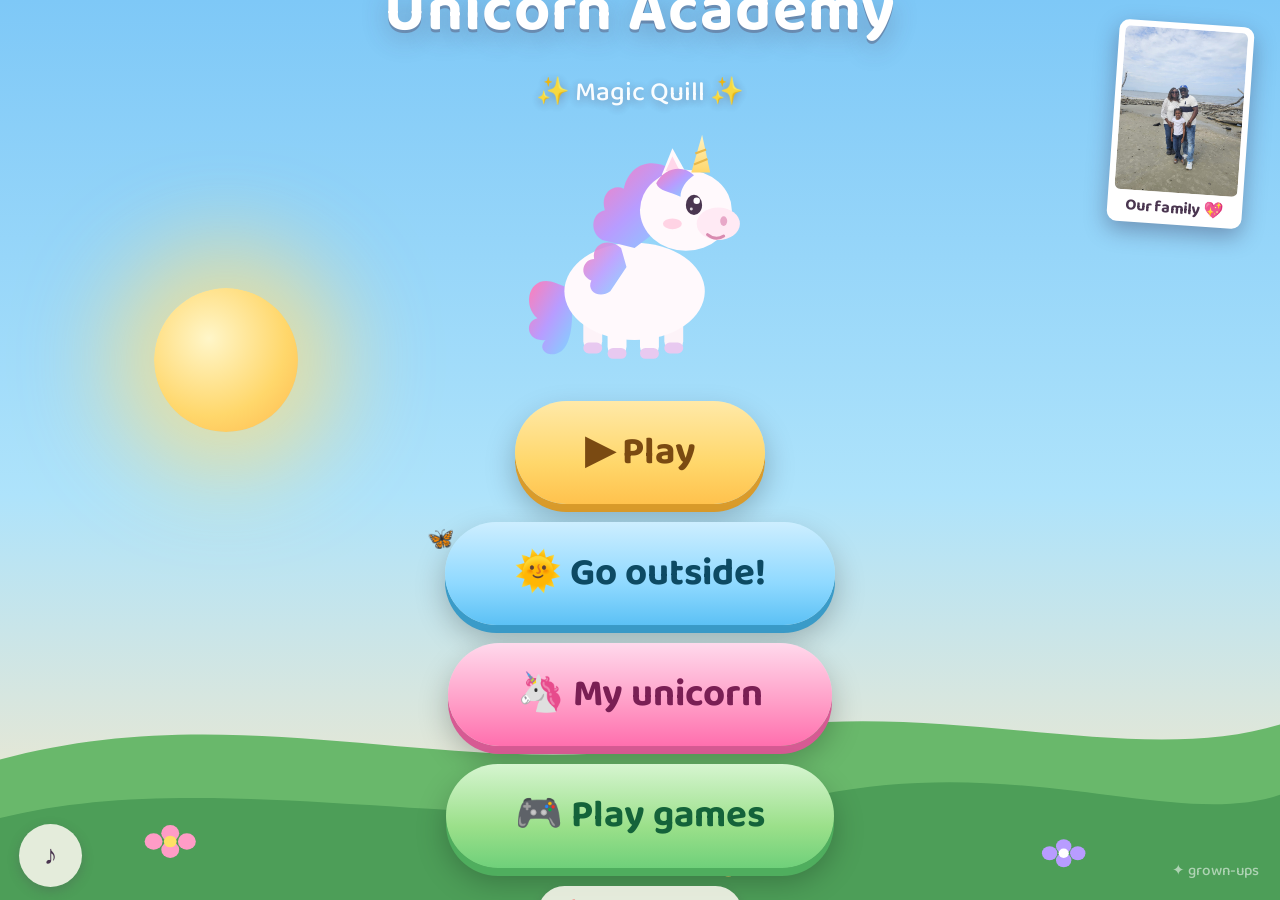
<file: prototype/index.html>
<!DOCTYPE html>
<html lang="en">
<head>
  <meta charset="UTF-8">
  <meta name="viewport" content="width=device-width, initial-scale=1.0, maximum-scale=1.0, user-scalable=no, viewport-fit=cover">
  <title>Unicorn Academy: Magic Quill</title>

  <!-- PWA: add to home screen → full-screen app -->
  <link rel="manifest" href="manifest.webmanifest">
  <meta name="theme-color" content="#322a63">
  <meta name="mobile-web-app-capable" content="yes">
  <meta name="apple-mobile-web-app-capable" content="yes">
  <meta name="apple-mobile-web-app-status-bar-style" content="black-translucent">
  <link rel="apple-touch-icon" href="apple-touch-icon.png">
  <link rel="icon" href="icon.svg" type="image/svg+xml">

  <link rel="stylesheet" href="css/fonts.css">

  <link rel="stylesheet" href="css/game.css">
  <link rel="stylesheet" href="css/nursery.css">
  <link rel="stylesheet" href="css/arcade.css">
  <link rel="stylesheet" href="css/living.css">
</head>
<body class="sky-day">

  <!-- sky stack (crossfaded by body class) -->
  <div class="sky-layer night"></div>
  <div class="sky-layer dawn1"></div>
  <div class="sky-layer dawn2"></div>
  <div class="sky-layer day"></div>

  <!-- stars -->
  <div id="stars">
    <i style="top:8%;left:12%"></i><i style="top:15%;left:28%"></i><i style="top:6%;left:43%"></i>
    <i style="top:18%;left:57%"></i><i style="top:9%;left:70%"></i><i style="top:14%;left:84%"></i>
    <i style="top:26%;left:7%"></i><i style="top:31%;left:22%"></i><i style="top:24%;left:38%"></i>
    <i style="top:33%;left:50%"></i><i style="top:27%;left:64%"></i><i style="top:35%;left:78%"></i>
    <i style="top:22%;left:92%"></i><i style="top:42%;left:15%"></i><i style="top:45%;left:33%"></i>
    <i style="top:40%;left:60%"></i><i style="top:47%;left:74%"></i><i style="top:44%;left:88%"></i>
    <i style="top:4%;left:60%"></i><i style="top:12%;left:95%"></i><i style="top:38%;left:45%"></i>
    <i style="top:5%;left:25%"></i><i style="top:20%;left:3%"></i><i style="top:30%;left:97%"></i>
  </div>

  <!-- the sun rises as she writes -->
  <div id="sun"></div>

  <!-- the moon rises for the MOON quest -->
  <div id="moon"></div>

  <!-- rain falls for the RAIN quest (drops revealed level by level) -->
  <div id="rain" aria-hidden="true">
    <i style="left:6%;animation-delay:0s"></i><i style="left:14%;animation-delay:.4s"></i>
    <i style="left:22%;animation-delay:.15s"></i><i style="left:30%;animation-delay:.55s"></i>
    <i style="left:38%;animation-delay:.25s"></i><i style="left:46%;animation-delay:.65s"></i>
    <i style="left:54%;animation-delay:.1s"></i><i style="left:62%;animation-delay:.5s"></i>
    <i style="left:70%;animation-delay:.3s"></i><i style="left:78%;animation-delay:.7s"></i>
    <i style="left:86%;animation-delay:.2s"></i><i style="left:94%;animation-delay:.6s"></i>
    <i style="left:10%;animation-delay:.8s"></i><i style="left:42%;animation-delay:.9s"></i>
    <i style="left:66%;animation-delay:.75s"></i><i style="left:90%;animation-delay:.85s"></i>
  </div>

  <!-- rainbow payoff for the RAIN quest -->
  <svg id="rainbow" viewBox="0 0 200 100" aria-hidden="true">
    <path d="M 10 100 A 90 90 0 0 1 190 100" fill="none" stroke="#ff7eb6" stroke-width="7"/>
    <path d="M 17 100 A 83 83 0 0 1 183 100" fill="none" stroke="#ffb86b" stroke-width="7"/>
    <path d="M 24 100 A 76 76 0 0 1 176 100" fill="none" stroke="#ffe66b" stroke-width="7"/>
    <path d="M 31 100 A 69 69 0 0 1 169 100" fill="none" stroke="#7ee8a2" stroke-width="7"/>
    <path d="M 38 100 A 62 62 0 0 1 162 100" fill="none" stroke="#8ab6ff" stroke-width="7"/>
  </svg>

  <!-- meadow -->
  <svg id="meadow" viewBox="0 0 1000 200" preserveAspectRatio="none" aria-hidden="true">
    <path d="M0,80 C 200,20 380,110 560,60 C 720,20 880,90 1000,50 L 1000,200 L 0,200 Z" fill="#69b86b"/>
    <path d="M0,130 C 180,80 420,160 640,110 C 800,75 920,140 1000,110 L 1000,200 L 0,200 Z" fill="#4d9e58"/>
    <!-- flowers -->
    <g fill="#ff9cc6">
      <circle cx="120" cy="150" r="7"/><circle cx="133" cy="143" r="7"/><circle cx="146" cy="150" r="7"/>
      <circle cx="133" cy="157" r="7"/><circle cx="133" cy="150" r="5" fill="#ffe066"/>
    </g>
    <g fill="#b89cff">
      <circle cx="820" cy="160" r="6"/><circle cx="831" cy="154" r="6"/><circle cx="842" cy="160" r="6"/>
      <circle cx="831" cy="166" r="6"/><circle cx="831" cy="160" r="4" fill="#fff"/>
    </g>
    <g fill="#ffe066">
      <circle cx="560" cy="170" r="5"/><circle cx="569" cy="165" r="5"/><circle cx="578" cy="170" r="5"/>
      <circle cx="569" cy="175" r="5"/><circle cx="569" cy="170" r="3.4" fill="#ff9cc6"/>
    </g>
    <!-- bloomers: hidden flower patches that GROW reveals one per letter -->
    <g class="bloomer b1" fill="#ff8fb8">
      <circle cx="250" cy="148" r="8"/><circle cx="264" cy="140" r="8"/><circle cx="278" cy="148" r="8"/>
      <circle cx="264" cy="156" r="8"/><circle cx="264" cy="148" r="5.5" fill="#fff3c4"/>
    </g>
    <g class="bloomer b2" fill="#9be0ff">
      <circle cx="430" cy="140" r="7"/><circle cx="442" cy="133" r="7"/><circle cx="454" cy="140" r="7"/>
      <circle cx="442" cy="147" r="7"/><circle cx="442" cy="140" r="4.8" fill="#ffe066"/>
    </g>
    <g class="bloomer b3" fill="#ffd76b">
      <circle cx="680" cy="155" r="8"/><circle cx="694" cy="147" r="8"/><circle cx="708" cy="155" r="8"/>
      <circle cx="694" cy="163" r="8"/><circle cx="694" cy="155" r="5.5" fill="#ff8fb8"/>
    </g>
    <g class="bloomer b4" fill="#cdaaff">
      <circle cx="900" cy="142" r="7"/><circle cx="912" cy="135" r="7"/><circle cx="924" cy="142" r="7"/>
      <circle cx="912" cy="149" r="7"/><circle cx="912" cy="142" r="4.8" fill="#fff"/>
    </g>
  </svg>

  <!-- ===== screens ===== -->
  <section id="screen-title" class="screen active">
    <figure class="family-frame" id="title-family">
      <img src="img/family.jpg" alt="Emma-Grace and her family at the beach" loading="lazy">
      <figcaption>Our family 💖</figcaption>
    </figure>
    <h1 id="title-heading">Unicorn Academy</h1>
    <p class="subtitle">✨ Magic Quill ✨</p>
    <div id="title-unicorn"></div>
    <button id="play-btn" class="big-btn">▶ Play</button>
    <button id="adventure-btn" class="big-btn outside-btn">🌞 Go outside!</button>
    <button id="nursery-btn" class="big-btn nursery-btn">🦄 My unicorn</button>
    <button id="arcade-btn" class="big-btn arcade-tile">🎮 Play games</button>
    <button id="mode-btn" class="mode-btn">✏️ With tracing</button>
  </section>

  <section id="screen-trace" class="screen">
    <div id="word-row"></div>
    <div class="trace-card">
      <div id="word-canvas"></div>
    </div>
  </section>

  <section id="screen-naming" class="screen">
    <div class="panel">
      <h2>Pick my name!</h2>
      <div class="name-choices">
        <button class="name-btn" data-name="Luna">🌙 Luna</button>
        <button class="name-btn" data-name="Rosie">🌹 Rosie</button>
        <button class="name-btn" data-name="Star">⭐ Star</button>
      </div>
    </div>
  </section>

  <section id="screen-topics" class="screen">
    <div class="panel">
      <h2>What shall we learn today?</h2>
      <div id="topic-grid"></div>
    </div>
  </section>

  <!-- Adventure Playground Quest: pick a go-outside mission -->
  <section id="screen-adventures" class="screen">
    <div class="panel">
      <h2>Where shall we adventure today?</h2>
      <div id="adventure-grid"></div>
    </div>
  </section>

  <!-- the mission card: go do it, tap when you're back (honor system) -->
  <section id="screen-mission" class="screen">
    <div class="panel">
      <div id="mission-icon" class="mission-icon">🌞</div>
      <h2 id="mission-prompt">Find something!</h2>
      <button id="mission-go-btn" class="big-btn">Go! 🦄 Tap me when you're back!</button>
    </div>
  </section>

  <!-- back from the adventure: which of these did you find? -->
  <section id="screen-found" class="screen">
    <div class="panel">
      <h2>What did you find?</h2>
      <div id="found-grid"></div>
    </div>
  </section>

  <section id="screen-complete" class="screen">
    <div class="panel">
      <div class="sticker" id="complete-sticker">🎀</div>
      <h2 id="complete-msg">You earned a magic bow!</h2>
      <p id="complete-dust"></p>
      <div id="sticker-row" aria-label="Sticker collection"></div>
      <button id="again-btn" class="big-btn">Play again</button>
    </div>
  </section>

  <!-- Unicorn Nursery (hatch & care) — built by js/nursery.js -->
  <section id="screen-nursery" class="screen"></section>

  <!-- Unicorn Arcade (mini-games) — built by js/arcade.js -->
  <section id="screen-arcade" class="screen"></section>

  <!-- persistent unicorn + speech (left side, clear of her writing hand) -->
  <aside id="rail">
    <div id="bubble">…</div>
    <div id="unicorn-slot"></div>
  </aside>

  <!-- universal navigation: jump to any activity from any screen (hidden on the title hub) -->
  <button id="nav-home" aria-label="Go to menu">🏠</button>
  <div id="nav-menu" hidden>
    <div class="nav-panel">
      <h2>Where to?</h2>
      <div class="nav-grid">
        <button class="topic-btn" data-dest="write"><span class="emoji">✏️</span><span class="label">Write</span></button>
        <button class="topic-btn" data-dest="outside"><span class="emoji">🌞</span><span class="label">Go outside</span></button>
        <button class="topic-btn" data-dest="unicorn"><span class="emoji">🦄</span><span class="label">My unicorn</span></button>
        <button class="topic-btn" data-dest="arcade"><span class="emoji">🎮</span><span class="label">Games</span></button>
      </div>
      <button id="nav-close" class="mode-btn">✖ Stay here</button>
    </div>
  </div>

  <button id="music-btn" aria-label="Music on or off">♪</button>
  <a id="parent-link" href="replay.html" aria-label="Parent replay page">✦ grown-ups</a>
  <div id="rotate-hint">↻ turn me sideways!</div>

  <script src="js/letters.js"></script>
  <script src="js/words.js"></script>
  <script src="js/topics.js"></script>
  <script src="js/adventures.js"></script>
  <script src="js/tracer.js"></script>
  <script src="js/freehand.js"></script>
  <script src="js/voice-lines.js"></script>
  <script src="js/voice.js"></script>
  <script src="js/narrator.js"></script>
  <script src="js/sounds.js"></script>
  <script src="js/living.js"></script>
  <script src="js/unicorn.js"></script>
  <script src="js/nursery.js"></script>
  <script src="js/arcade.js"></script>
  <script src="js/game.js"></script>
  <script>
    // register the service worker for offline play + installability
    if ('serviceWorker' in navigator) {
      addEventListener('load', function () {
        navigator.serviceWorker.register('sw.js').catch(function () {});
      });
    }
  </script>
</body>
</html>
</file>
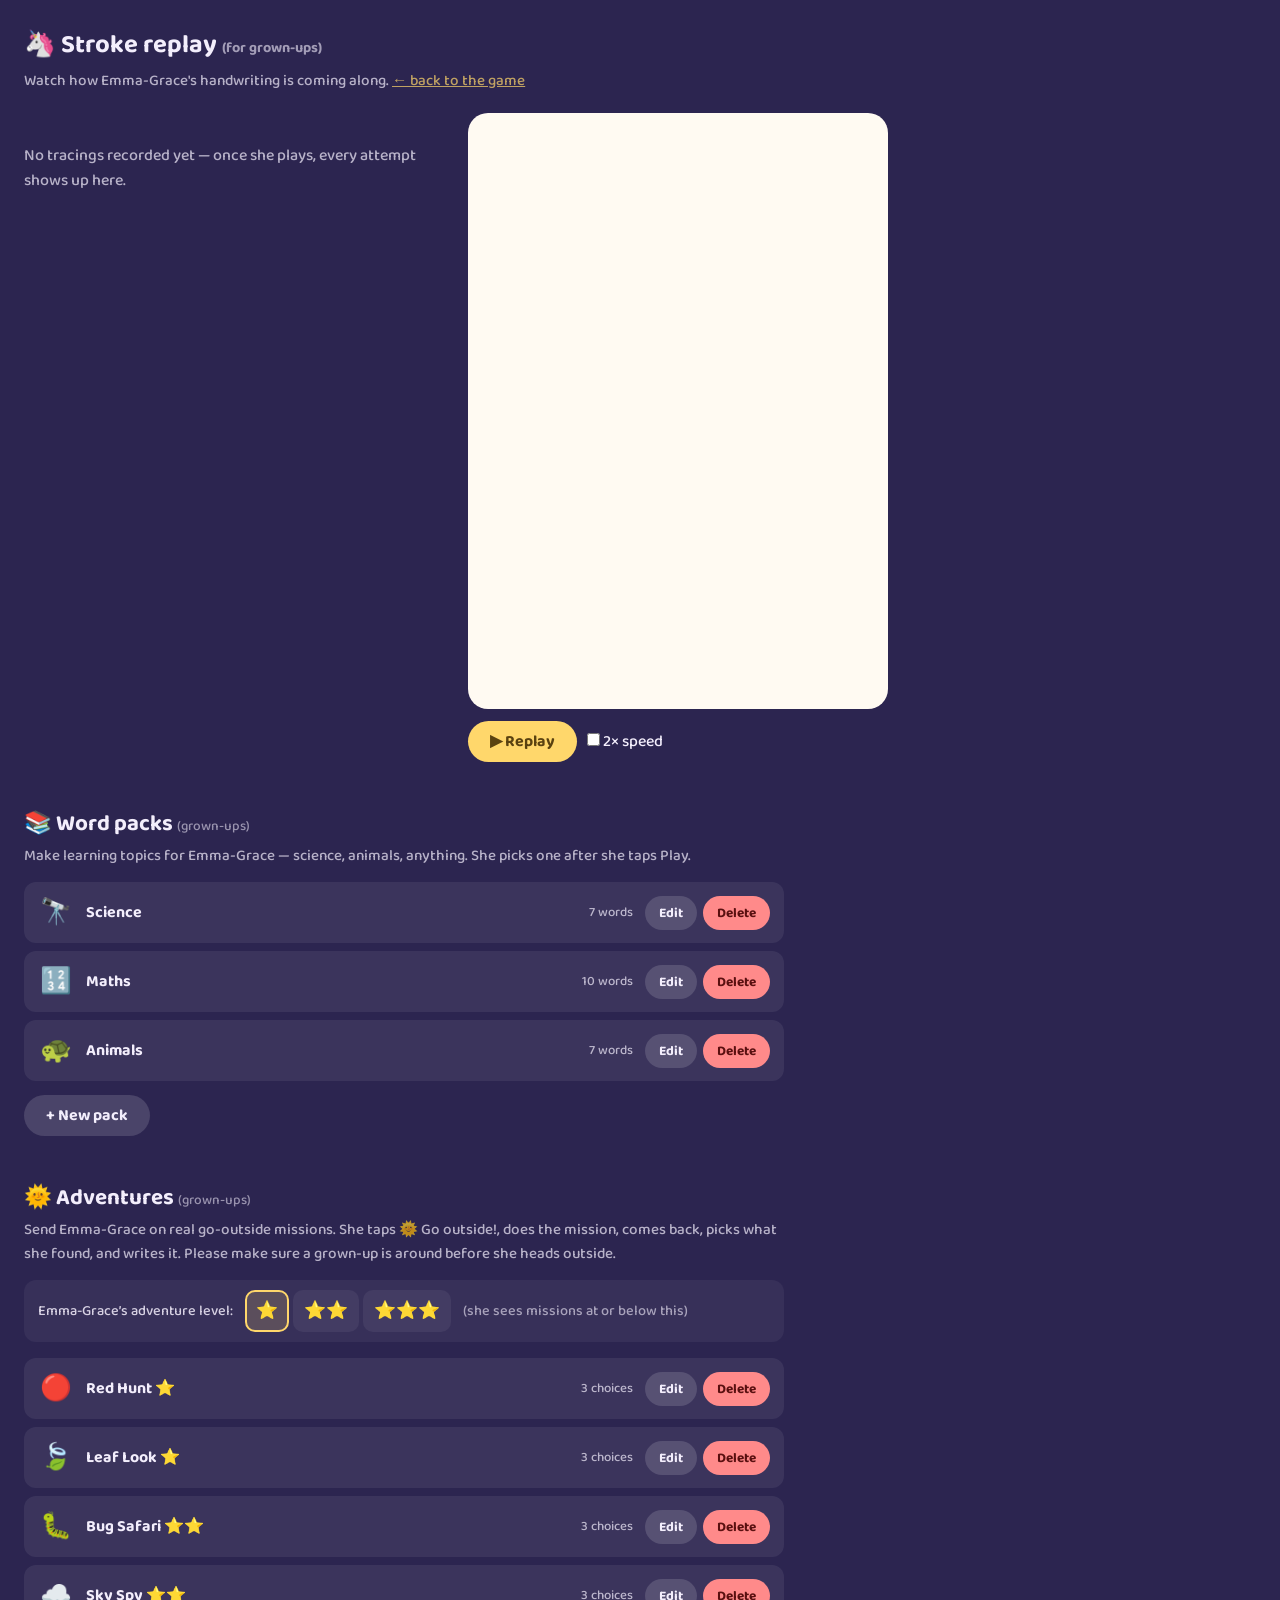
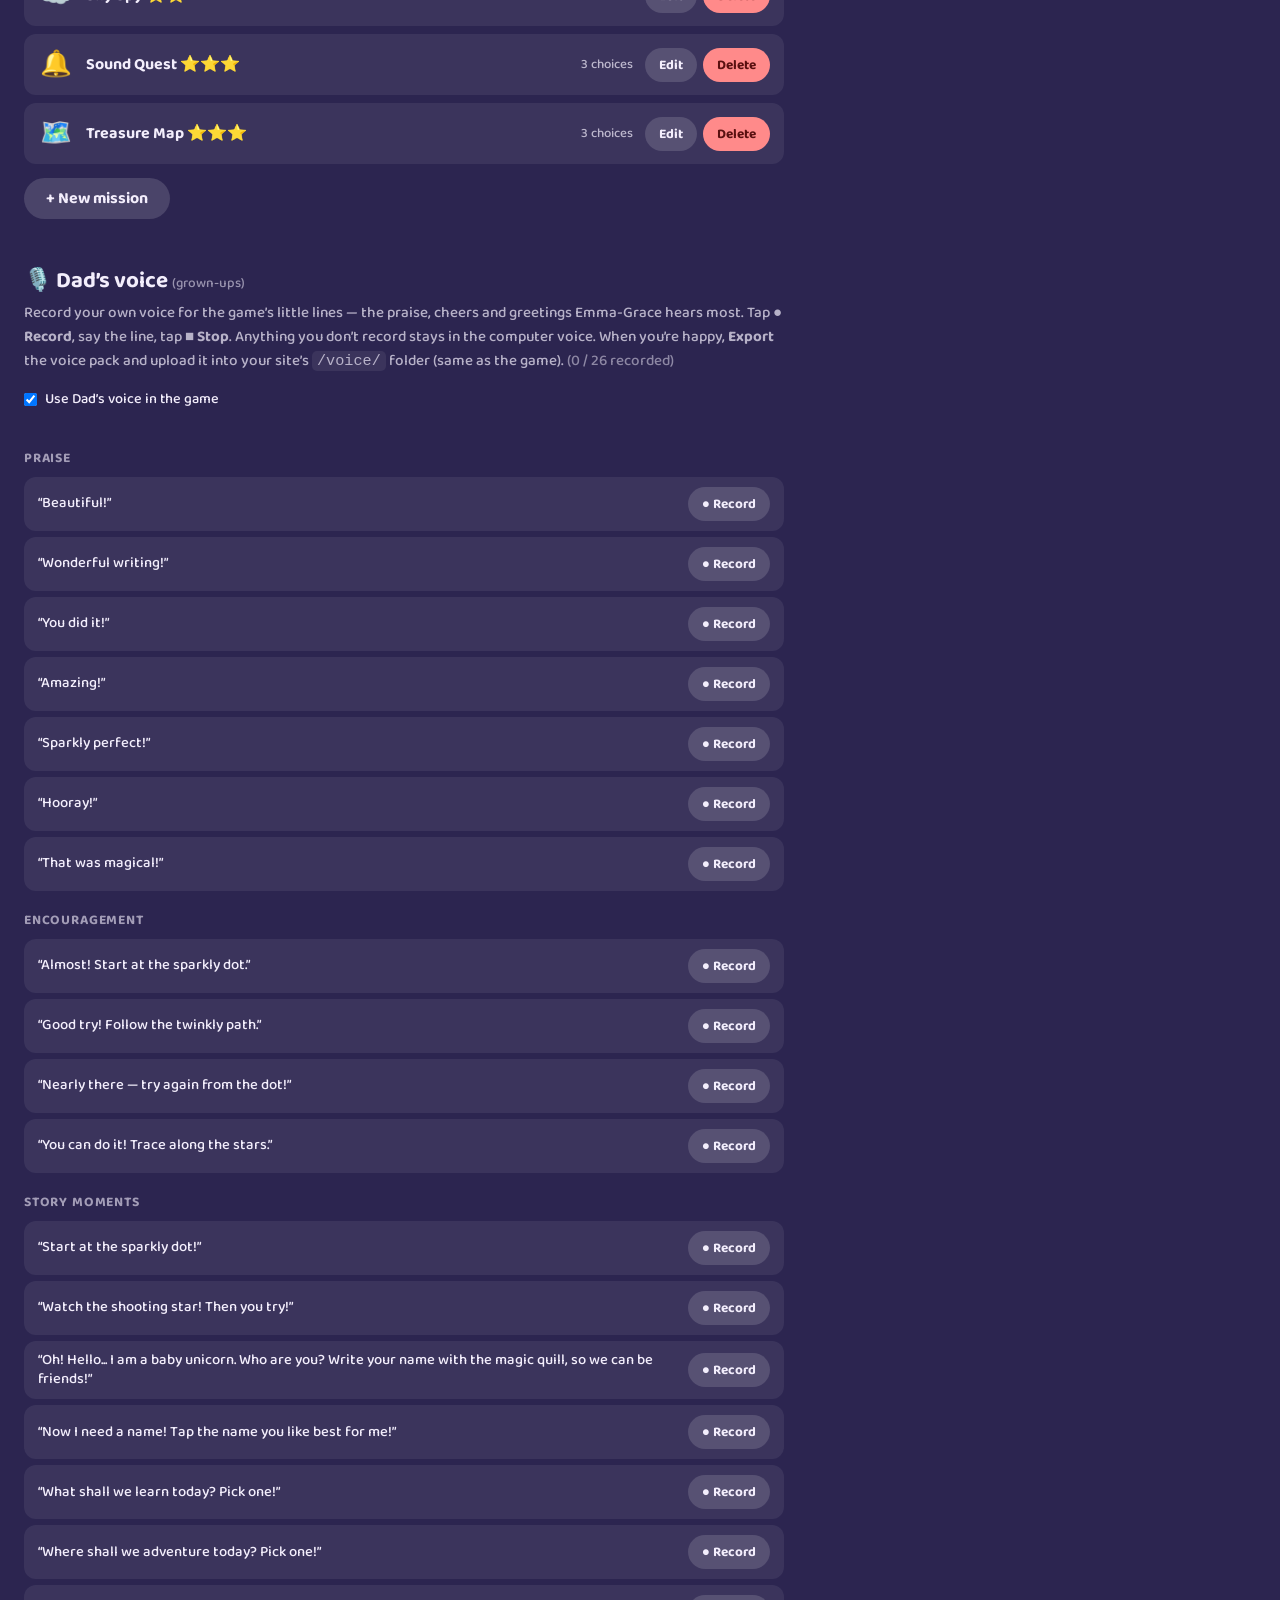
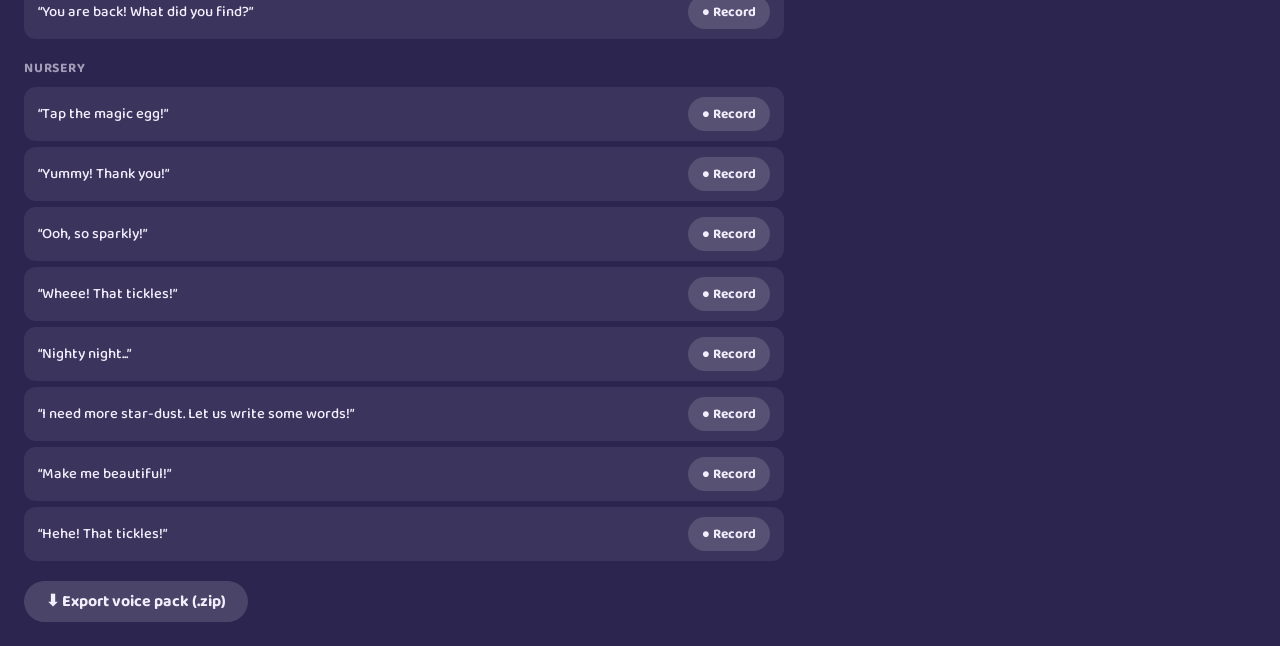
<file: prototype/replay.html>
<!DOCTYPE html>
<html lang="en">
<head>
  <meta charset="UTF-8">
  <meta name="viewport" content="width=device-width, initial-scale=1.0">
  <title>Magic Quill — Grown-ups: Stroke Replay</title>
  <link rel="stylesheet" href="css/fonts.css">
  <style>
    * { box-sizing: border-box; margin: 0; padding: 0; }
    body {
      font-family: 'Baloo 2', sans-serif;
      background: #2c2550;
      color: #f3eefc;
      min-height: 100vh;
      padding: 24px;
    }
    h1 { font-size: 1.6rem; margin-bottom: 4px; }
    .sub { opacity: 0.7; margin-bottom: 20px; font-size: 0.95rem; }
    a.back { color: #ffd76b; }
    .layout { display: flex; gap: 24px; flex-wrap: wrap; }
    .list { flex: 1 1 300px; max-width: 420px; max-height: 78vh; overflow-y: auto; }
    .attempt {
      background: rgba(255,255,255,0.07);
      border-radius: 12px;
      padding: 10px 14px;
      margin-bottom: 8px;
      cursor: pointer;
      display: flex; align-items: center; gap: 12px;
      border: 2px solid transparent;
    }
    .attempt:hover { background: rgba(255,255,255,0.13); }
    .attempt.sel { border-color: #ffd76b; }
    .attempt .g {
      font-size: 1.6rem; font-weight: 700; width: 40px; height: 40px;
      display: flex; align-items: center; justify-content: center;
      background: rgba(255,255,255,0.1); border-radius: 10px;
    }
    .attempt .meta { font-size: 0.85rem; opacity: 0.85; line-height: 1.35; }
    .badge { font-size: 0.75rem; padding: 1px 8px; border-radius: 99px; margin-left: 6px; }
    .badge.helped { background: #b89cff33; color: #d8ccff; }
    .badge.clean { background: #7ee8a233; color: #aef0c4; }
    .viewer { flex: 1 1 320px; }
    .stage {
      background: #fffaf2; border-radius: 20px;
      width: min(420px, 90vw); aspect-ratio: 100 / 140;
      position: relative;
    }
    svg { width: 100%; height: 100%; }
    .controls { margin-top: 12px; display: flex; gap: 10px; align-items: center; }
    button {
      font-family: inherit; font-weight: 700; font-size: 1rem;
      background: #ffd76b; color: #5a4210; border: none;
      border-radius: 99px; padding: 8px 22px; cursor: pointer;
    }
    .empty { opacity: 0.7; padding: 30px 0; }

    /* ---------- word-pack editor ---------- */
    #packs { margin-top: 44px; max-width: 760px; }
    #packs h2 { font-size: 1.4rem; margin-bottom: 2px; }
    #packs h2 .hint { font-size: 0.85rem; opacity: 0.55; font-weight: 500; }
    #packs > .sub { margin-bottom: 14px; }
    button.ghost { background: rgba(255,255,255,0.14); color: #f3eefc; }
    button.danger { background: #ff8a8a; color: #5a1010; }
    .pack-banner {
      background: #b8862033; color: #ffe0b0; border: 1px solid #ffd76b55;
      border-radius: 10px; padding: 10px 14px; margin: 12px 0; font-size: 0.9rem;
    }
    #pack-list { display: flex; flex-direction: column; gap: 8px; margin: 14px 0; }
    .pack-card {
      background: rgba(255,255,255,0.07); border-radius: 12px;
      padding: 10px 14px; display: flex; align-items: center; gap: 12px;
    }
    .pack-card .pk-icon { font-size: 1.6rem; width: 36px; text-align: center; }
    .pack-card .pk-name { font-weight: 700; flex: 1; }
    .pack-card .pk-meta { font-size: 0.82rem; opacity: 0.7; }
    .pack-card .pk-actions { display: flex; gap: 6px; }
    .pack-card .pk-actions button { padding: 6px 14px; font-size: 0.85rem; }
    #pack-editor {
      background: rgba(255,255,255,0.05); border-radius: 14px;
      padding: 16px 18px; margin-top: 10px;
    }
    #pack-editor h3 { font-size: 1.1rem; margin-bottom: 12px; }
    .fld { display: flex; flex-direction: column; gap: 6px; margin-bottom: 16px; }
    .fld > label { font-size: 0.85rem; opacity: 0.8; }
    #pack-editor input[type=text] {
      font-family: inherit; font-size: 1rem; padding: 8px 12px;
      border-radius: 8px; border: 2px solid transparent;
      background: #1f1b3d; color: #f3eefc;
    }
    #pack-editor input.bad { border-color: #ff8a8a; }
    .emoji-row { display: flex; flex-wrap: wrap; gap: 4px; }
    .emoji-row label { cursor: pointer; }
    .emoji-row input { position: absolute; opacity: 0; width: 0; height: 0; }
    .emoji-row label span {
      display: inline-block; font-size: 1.5rem; padding: 5px 7px;
      border-radius: 10px; border: 2px solid transparent;
    }
    .emoji-row input:checked + span { border-color: #ffd76b; background: rgba(255,215,107,0.18); }
    .word-rows { display: flex; flex-direction: column; gap: 10px; }
    .word-row { display: flex; flex-direction: column; gap: 3px; }
    .wr-main { display: flex; gap: 8px; align-items: center; }
    .word-row .w-word { flex: 0 0 96px; text-transform: uppercase; font-weight: 700; letter-spacing: 0.03em; }
    .word-row .w-fact { flex: 1; min-width: 0; }
    .word-row .w-del {
      background: rgba(255,255,255,0.14); color: #f3eefc;
      padding: 6px 12px; font-size: 1.1rem; line-height: 1;
    }
    .w-flag { color: #ff9a9a; font-size: 0.78rem; min-height: 1em; padding-left: 2px; }
    .editor-actions { display: flex; gap: 10px; margin-top: 16px; align-items: center; flex-wrap: wrap; }
    .editor-actions button[disabled] { opacity: 0.4; cursor: not-allowed; }
    .editor-msg { font-size: 0.82rem; opacity: 0.78; }

    /* ---------- adventure mission editor (sibling of the word-pack editor) ---------- */
    #advs { margin-top: 44px; max-width: 760px; }
    #advs h2 { font-size: 1.4rem; margin-bottom: 2px; }
    #advs h2 .hint { font-size: 0.85rem; opacity: 0.55; font-weight: 500; }
    #advs > .sub { margin-bottom: 14px; }
    .adv-level-set { display: flex; align-items: center; gap: 12px; flex-wrap: wrap;
      background: rgba(255,255,255,0.05); border-radius: 12px; padding: 10px 14px; margin-bottom: 16px; }
    .adv-level-set .lbl { font-size: 0.9rem; opacity: 0.85; }
    #adv-level-control { display: flex; gap: 4px; }
    #adv-level-control label { cursor: pointer; }
    #adv-level-control input { position: absolute; opacity: 0; width: 0; height: 0; }
    #adv-level-control label span {
      display: inline-block; font-size: 1.1rem; padding: 5px 9px;
      border-radius: 10px; border: 2px solid transparent; background: rgba(255,255,255,0.06); }
    #adv-level-control input:checked + span { border-color: #ffd76b; background: rgba(255,215,107,0.18); }
    #adv-list { display: flex; flex-direction: column; gap: 8px; margin: 14px 0; }
    #adv-editor { background: rgba(255,255,255,0.05); border-radius: 14px; padding: 16px 18px; margin-top: 10px; }
    #adv-editor h3 { font-size: 1.1rem; margin-bottom: 12px; }
    #adv-editor input[type=text] {
      font-family: inherit; font-size: 1rem; padding: 8px 12px;
      border-radius: 8px; border: 2px solid transparent; background: #1f1b3d; color: #f3eefc; }
    #adv-editor input.bad { border-color: #ff8a8a; }
    #adv-editor .w-emoji { flex: 0 0 64px; text-align: center; font-size: 1.2rem; }
    #adv-editor .w-word { flex: 1; min-width: 0; }

    /* ---------- Dad's voice recorder ---------- */
    #voice { margin-top: 44px; max-width: 760px; }
    #voice h2 { font-size: 1.4rem; margin-bottom: 2px; }
    #voice h2 .hint { font-size: 0.85rem; opacity: 0.55; font-weight: 500; }
    #voice > .sub { margin-bottom: 14px; }
    #voice code { background: rgba(255,255,255,0.1); padding: 1px 5px; border-radius: 5px; }
    #voice-count { opacity: 0.7; }
    .voice-flag { display: inline-flex; align-items: center; gap: 8px; font-size: 0.9rem; margin-bottom: 12px; cursor: pointer; }
    #voice-list { display: flex; flex-direction: column; gap: 6px; margin: 12px 0; }
    .voice-group { font-size: 0.85rem; opacity: 0.6; margin: 12px 0 2px; text-transform: uppercase; letter-spacing: 0.06em; }
    .voice-row {
      background: rgba(255,255,255,0.07); border-radius: 12px; padding: 10px 14px;
      display: flex; align-items: center; gap: 12px; flex-wrap: wrap;
    }
    .voice-row.has-clip { background: rgba(126,232,162,0.12); }
    .voice-text { flex: 1; min-width: 160px; font-size: 0.92rem; line-height: 1.3; }
    .voice-actions { display: flex; gap: 6px; }
    .voice-actions button { padding: 6px 14px; font-size: 0.85rem; }
    .voice-actions button.recording { background: #ff8a8a; color: #5a1010; animation: voice-pulse 1s ease-in-out infinite; }
    @keyframes voice-pulse { 0%,100% { opacity: 1; } 50% { opacity: 0.55; } }
    #voice-export { margin-top: 8px; }
  </style>
</head>
<body>
  <h1>🦄 Stroke replay <span style="font-size:0.9rem;opacity:0.6">(for grown-ups)</span></h1>
  <p class="sub">Watch how Emma-Grace's handwriting is coming along. <a class="back" href="index.html">← back to the game</a></p>
  <div class="layout">
    <div class="list" id="list"></div>
    <div class="viewer">
      <div class="stage"><svg id="stage" viewBox="0 0 100 140"></svg></div>
      <div class="controls">
        <button id="play">▶ Replay</button>
        <label><input type="checkbox" id="fast"> 2× speed</label>
      </div>
    </div>
  </div>
  <section id="packs">
    <h2>📚 Word packs <span class="hint">(grown-ups)</span></h2>
    <p class="sub">Make learning topics for Emma-Grace — science, animals, anything. She picks one after she taps Play.</p>
    <div id="pack-corrupt" class="pack-banner" hidden></div>
    <div id="pack-list"></div>
    <button id="pack-add" class="ghost">+ New pack</button>
    <div id="pack-editor" hidden></div>
  </section>

  <section id="advs">
    <h2>🌞 Adventures <span class="hint">(grown-ups)</span></h2>
    <p class="sub">Send Emma-Grace on real go-outside missions. She taps 🌞 Go outside!, does the mission, comes back, picks what she found, and writes it. Please make sure a grown-up is around before she heads outside.</p>
    <div class="adv-level-set">
      <span class="lbl">Emma-Grace’s adventure level:</span>
      <div id="adv-level-control"></div>
      <span class="lbl" style="opacity:0.6">(she sees missions at or below this)</span>
    </div>
    <div id="adv-corrupt" class="pack-banner" hidden></div>
    <div id="adv-list"></div>
    <button id="adv-add" class="ghost">+ New mission</button>
    <div id="adv-editor" hidden></div>
  </section>

  <section id="voice">
    <h2>🎙️ Dad’s voice <span class="hint">(grown-ups)</span></h2>
    <p class="sub">Record your own voice for the game’s little lines — the praise, cheers and greetings Emma-Grace hears most. Tap <b>● Record</b>, say the line, tap <b>■ Stop</b>. Anything you don’t record stays in the computer voice. When you’re happy, <b>Export</b> the voice pack and upload it into your site’s <code>/voice/</code> folder (same as the game). <span id="voice-count"></span></p>
    <label class="voice-flag"><input type="checkbox" id="voice-toggle"> Use Dad’s voice in the game</label>
    <div id="voice-msg" class="editor-msg"></div>
    <div id="voice-list"></div>
    <button id="voice-export" class="ghost" disabled>⬇ Export voice pack (.zip)</button>
  </section>

  <script src="js/letters.js"></script>
  <script src="js/topics.js"></script>
  <script src="js/adventures.js"></script>
  <script src="js/voice-lines.js"></script>
  <script src="js/replay.js"></script>
  <script src="js/topics-editor.js"></script>
  <script src="js/adventures-editor.js"></script>
  <script src="js/voice-recorder.js"></script>
  <script>
    // share the game's service worker so the grown-ups page works offline too
    if ('serviceWorker' in navigator) {
      addEventListener('load', function () {
        navigator.serviceWorker.register('sw.js').catch(function () {});
      });
    }
  </script>
</body>
</html>
</file>
<file: prototype/css/fonts.css>
/* Baloo 2 — self-hosted (latin + latin-ext, weights 500/700/800).
 * Generated from Google Fonts; replaces the runtime fonts.googleapis.com link. */
/* latin-ext */
@font-face {
  font-family: 'Baloo 2';
  font-style: normal;
  font-weight: 500;
  font-display: swap;
  src: url(../fonts/baloo2-500-latin-ext.woff2) format('woff2');
  unicode-range: U+0100-02BA, U+02BD-02C5, U+02C7-02CC, U+02CE-02D7, U+02DD-02FF, U+0304, U+0308, U+0329, U+1D00-1DBF, U+1E00-1E9F, U+1EF2-1EFF, U+2020, U+20A0-20AB, U+20AD-20C0, U+2113, U+2C60-2C7F, U+A720-A7FF;
}

/* latin */
@font-face {
  font-family: 'Baloo 2';
  font-style: normal;
  font-weight: 500;
  font-display: swap;
  src: url(../fonts/baloo2-500-latin.woff2) format('woff2');
  unicode-range: U+0000-00FF, U+0131, U+0152-0153, U+02BB-02BC, U+02C6, U+02DA, U+02DC, U+0304, U+0308, U+0329, U+2000-206F, U+20AC, U+2122, U+2191, U+2193, U+2212, U+2215, U+FEFF, U+FFFD;
}

/* latin-ext */
@font-face {
  font-family: 'Baloo 2';
  font-style: normal;
  font-weight: 700;
  font-display: swap;
  src: url(../fonts/baloo2-700-latin-ext.woff2) format('woff2');
  unicode-range: U+0100-02BA, U+02BD-02C5, U+02C7-02CC, U+02CE-02D7, U+02DD-02FF, U+0304, U+0308, U+0329, U+1D00-1DBF, U+1E00-1E9F, U+1EF2-1EFF, U+2020, U+20A0-20AB, U+20AD-20C0, U+2113, U+2C60-2C7F, U+A720-A7FF;
}

/* latin */
@font-face {
  font-family: 'Baloo 2';
  font-style: normal;
  font-weight: 700;
  font-display: swap;
  src: url(../fonts/baloo2-700-latin.woff2) format('woff2');
  unicode-range: U+0000-00FF, U+0131, U+0152-0153, U+02BB-02BC, U+02C6, U+02DA, U+02DC, U+0304, U+0308, U+0329, U+2000-206F, U+20AC, U+2122, U+2191, U+2193, U+2212, U+2215, U+FEFF, U+FFFD;
}

/* latin-ext */
@font-face {
  font-family: 'Baloo 2';
  font-style: normal;
  font-weight: 800;
  font-display: swap;
  src: url(../fonts/baloo2-800-latin-ext.woff2) format('woff2');
  unicode-range: U+0100-02BA, U+02BD-02C5, U+02C7-02CC, U+02CE-02D7, U+02DD-02FF, U+0304, U+0308, U+0329, U+1D00-1DBF, U+1E00-1E9F, U+1EF2-1EFF, U+2020, U+20A0-20AB, U+20AD-20C0, U+2113, U+2C60-2C7F, U+A720-A7FF;
}

/* latin */
@font-face {
  font-family: 'Baloo 2';
  font-style: normal;
  font-weight: 800;
  font-display: swap;
  src: url(../fonts/baloo2-800-latin.woff2) format('woff2');
  unicode-range: U+0000-00FF, U+0131, U+0152-0153, U+02BB-02BC, U+02C6, U+02DA, U+02DC, U+0304, U+0308, U+0329, U+2000-206F, U+20AC, U+2122, U+2191, U+2193, U+2212, U+2215, U+FEFF, U+FFFD;
}
</file>
<file: prototype/css/game.css>
/* Magic Quill — "Storybook Dawn" theme.
 * The world is the reward: the sky itself brightens as she writes.
 * Landscape tablet-first; right-handed child → controls live on the LEFT.
 */

:root {
  --ink: #4a3650;
  --cream: #fffaf2;
  --gold: #ffd76b;
  --pink: #ff7eb6;
  --lilac: #b88ad6;
  --sky-text: #fff;
}

* { box-sizing: border-box; margin: 0; padding: 0; }

html, body {
  height: 100%;
  overflow: hidden;
  touch-action: none;               /* no pinch zoom / pull-to-refresh */
  overscroll-behavior: none;
  -webkit-user-select: none;
  user-select: none;
}

body {
  font-family: 'Baloo 2', 'Comic Sans MS', cursive, sans-serif;
  color: var(--ink);
  position: relative;
}

/* ---------- the sky (crossfading gradient layers) ---------- */
.sky-layer {
  position: fixed; inset: 0;
  opacity: 0;
  transition: opacity 2.4s ease;
  z-index: -3;
  pointer-events: none;
}
.sky-layer.night  { background: linear-gradient(180deg, #1b1840 0%, #322a63 55%, #54417e 100%); }
.sky-layer.dawn1  { background: linear-gradient(180deg, #2e2a5e 0%, #6c4a8c 50%, #c4699c 100%); }
.sky-layer.dawn2  { background: linear-gradient(180deg, #5a5096 0%, #c4699c 45%, #ffb37e 100%); }
.sky-layer.day    { background: linear-gradient(180deg, #7ec8f7 0%, #aee3fb 55%, #ffe9c4 100%); }

body.sky-night .sky-layer.night,
body.sky-dawn1 .sky-layer.dawn1,
body.sky-dawn2 .sky-layer.dawn2,
body.sky-day   .sky-layer.day { opacity: 1; }

/* stars — visible at night, fade at dawn */
#stars {
  position: fixed; inset: 0; z-index: -2; pointer-events: none;
  opacity: 0; transition: opacity 2s ease;
}
body.sky-night #stars { opacity: 1; }
body.sky-dawn1 #stars { opacity: 0.5; }
#stars i {
  position: absolute; width: 4px; height: 4px; border-radius: 50%;
  background: #fff;
  animation: twinkle 2.6s ease-in-out infinite;
}
#stars i:nth-child(2n) { animation-delay: 0.9s; width: 3px; height: 3px; }
#stars i:nth-child(3n) { animation-delay: 1.7s; }
@keyframes twinkle { 0%,100% { opacity: 0.25; } 50% { opacity: 1; } }

/* the sun — rises with her writing */
#sun {
  position: fixed; left: 12vw; z-index: -2; pointer-events: none;
  width: 16vmin; height: 16vmin; border-radius: 50%;
  background: radial-gradient(circle at 38% 35%, #fff6c9, #ffd76b 60%, #ffb84d);
  box-shadow: 0 0 60px 24px rgba(255, 215, 107, 0.55);
  bottom: -20vmin;
  transition: bottom 2.6s cubic-bezier(.45,.05,.35,1), box-shadow 2.6s ease;
}
body.sky-dawn1 #sun { bottom: -6vmin; }
body.sky-dawn2 #sun { bottom: 16vmin; box-shadow: 0 0 80px 36px rgba(255, 215, 107, 0.65); }
body.sky-day   #sun { bottom: 52vmin; box-shadow: 0 0 90px 44px rgba(255, 224, 130, 0.7); }

/* the moon — rises for the MOON quest */
#moon {
  position: fixed; right: 14vw; z-index: -2; pointer-events: none;
  width: 13vmin; height: 13vmin; border-radius: 50%;
  background: radial-gradient(circle at 40% 35%, #fffdf0, #f0ead2 65%, #d8d0b8);
  box-shadow: 0 0 50px 18px rgba(240, 234, 210, 0.4);
  bottom: -18vmin;
  transition: bottom 2.6s cubic-bezier(.45,.05,.35,1);
}
#moon::after {            /* crescent shadow */
  content: '';
  position: absolute; top: -6%; left: -14%;
  width: 86%; height: 86%; border-radius: 50%;
  background: rgba(50, 42, 99, 0.55);
}
body.moon-up #moon { bottom: 50vmin; }

/* rain — drops appear level by level (rain-level-1..4) */
#rain {
  position: fixed; inset: 0; z-index: 0; pointer-events: none;
}
#rain i {
  position: absolute; top: -6vh;
  width: 3px; height: 16px; border-radius: 3px;
  background: linear-gradient(180deg, rgba(188,216,255,0), #bcd8ff);
  opacity: 0;
  animation: raindrop 0.9s linear infinite;
}
@keyframes raindrop {
  0% { transform: translateY(0); }
  100% { transform: translateY(80vh); }
}
body.rain-level-1 #rain i:nth-child(-n+4)  { opacity: 0.85; }
body.rain-level-2 #rain i:nth-child(-n+8)  { opacity: 0.85; }
body.rain-level-3 #rain i:nth-child(-n+12) { opacity: 0.85; }
body.rain-level-4 #rain i                  { opacity: 0.85; }

/* rainbow — RAIN quest payoff */
#rainbow {
  position: fixed; left: 50%; bottom: 18vh; z-index: -1; pointer-events: none;
  width: min(72vmin, 80vw);
  transform: translateX(-50%) scale(0.5);
  transform-origin: bottom center;
  opacity: 0;
  transition: opacity 1.4s ease, transform 1.4s cubic-bezier(.34,1.56,.64,1);
}
body.rainbow-show #rainbow { opacity: 0.92; transform: translateX(-50%) scale(1); }

/* shooting stars — STAR quest */
.shooting-star {
  position: fixed; z-index: 0; pointer-events: none;
  width: 5px; height: 5px; border-radius: 50%;
  background: #fff;
  box-shadow: 0 0 8px 3px rgba(255, 246, 201, 0.9);
  animation: shoot 1.3s ease-out forwards;
}
.shooting-star::before {
  content: '';
  position: absolute; right: 2px; top: 1.5px;
  width: 70px; height: 2px;
  background: linear-gradient(270deg, rgba(255,255,255,0.9), rgba(255,255,255,0));
  transform-origin: right center;
  transform: rotate(-200deg);
}
@keyframes shoot {
  0% { transform: translate(0, 0); opacity: 1; }
  100% { transform: translate(38vmin, 22vmin); opacity: 0; }
}

/* extra-twinkle payoff for STAR */
body.star-burst #stars { opacity: 1; }
body.star-burst #stars i {
  width: 5px; height: 5px;
  box-shadow: 0 0 7px 2px rgba(255, 255, 255, 0.8);
  animation-duration: 1.2s;
}

/* bloomers — GROW quest flower patches (bloom-1..4) */
#meadow .bloomer {
  transform: scale(0);
  transform-box: fill-box;
  transform-origin: center bottom;
  transition: transform 0.9s cubic-bezier(.34,1.56,.64,1);
}
body.bloom-1 #meadow .bloomer.b1,
body.bloom-2 #meadow .bloomer.b2,
body.bloom-3 #meadow .bloomer.b3,
body.bloom-4 #meadow .bloomer.b4,
body.bloom-all #meadow .bloomer { transform: scale(1); }

/* writing-mode toggle on the title screen */
.mode-btn {
  font-family: inherit;
  font-size: clamp(0.95rem, 2.4vmin, 1.3rem);
  font-weight: 700;
  color: var(--ink);
  background: rgba(255, 250, 242, 0.85);
  border: none;
  border-radius: 999px;
  padding: 0.5em 1.4em;
  cursor: pointer;
  box-shadow: 0 4px 12px rgba(74, 54, 80, 0.25);
  -webkit-tap-highlight-color: transparent;
}
.mode-btn:active { transform: translateY(2px); }

/* sticker collection row on the complete panel */
#sticker-row {
  font-size: clamp(1.4rem, 4vmin, 2.2rem);
  letter-spacing: 0.3em;
  min-height: 1.2em;
}

/* meadow — darkens at night */
#meadow {
  position: fixed; left: 0; right: 0; bottom: 0; z-index: -1;
  width: 100%; height: 26vh; pointer-events: none;
  filter: brightness(1);
  transition: filter 2.4s ease;
}
body.sky-night #meadow { filter: brightness(0.45) saturate(0.7); }
body.sky-dawn1 #meadow { filter: brightness(0.62) saturate(0.8); }
body.sky-dawn2 #meadow { filter: brightness(0.85); }

/* ---------- screens ---------- */
.screen {
  position: fixed; inset: 0;
  display: none;
  z-index: 5;
}
.screen.active { display: flex; }

/* title */
#screen-title {
  flex-direction: column; align-items: center; justify-content: center;
  gap: 2vh;
  text-align: center;
}
#screen-title h1 {
  font-size: clamp(2.4rem, 7vmin, 4.6rem);
  color: #fff;
  text-shadow: 0 3px 0 rgba(74, 54, 80, 0.35), 0 8px 26px rgba(74, 54, 80, 0.3);
  letter-spacing: 0.02em;
}
#screen-title .subtitle {
  font-size: clamp(1.1rem, 3vmin, 1.7rem);
  color: #fff;
  opacity: 0.95;
  text-shadow: 0 2px 10px rgba(74, 54, 80, 0.4);
  margin-top: -1vh;
}
#title-unicorn { width: clamp(180px, 30vmin, 300px); }
#title-unicorn .unicorn-svg { width: 100%; height: auto; }

/* a framed family photo — a warm welcome on the home screen (polaroid style) */
.family-frame {
  position: absolute; top: 2.5vh; right: 2.5vw; z-index: 7; margin: 0;
  width: clamp(92px, 15vmin, 156px);
  background: #fff; padding: 6px 6px 4px; border-radius: 10px;
  box-shadow: 0 8px 22px rgba(40, 25, 60, 0.35);
  transform: rotate(4deg);
}
.family-frame img {
  display: block; width: 100%; aspect-ratio: 3 / 4; object-fit: cover;
  border-radius: 6px; image-orientation: from-image;
}
.family-frame figcaption {
  text-align: center; font-weight: 700; color: var(--ink);
  font-size: clamp(0.7rem, 1.8vmin, 1rem); padding-top: 3px;
}

.big-btn {
  font-family: inherit;
  font-size: clamp(1.5rem, 4.5vmin, 2.4rem);
  font-weight: 700;
  color: #7a4a12;
  background: linear-gradient(180deg, #ffe9a8, var(--gold) 60%, #ffc24d);
  border: none;
  border-radius: 999px;
  padding: 0.55em 1.8em;
  box-shadow: 0 8px 0 #d99b2b, 0 14px 30px rgba(0,0,0,0.25);
  cursor: pointer;
  animation: btn-breathe 2.2s ease-in-out infinite;
  -webkit-tap-highlight-color: transparent;
}
.big-btn:active { transform: translateY(5px); box-shadow: 0 3px 0 #d99b2b, 0 8px 18px rgba(0,0,0,0.25); }
@keyframes btn-breathe { 0%,100% { transform: scale(1); } 50% { transform: scale(1.05); } }

/* ---------- persistent rail (unicorn + speech) — LEFT side ---------- */
#rail {
  position: fixed; left: 1.5vw; bottom: 2vh;
  width: clamp(180px, 26vw, 340px);
  z-index: 6;
  pointer-events: none;
}
#screen-title.active ~ #rail { display: none; }

#unicorn-slot .unicorn-svg { width: 100%; height: auto; }

#bubble {
  background: var(--cream);
  border-radius: 22px;
  padding: 12px 16px;
  font-size: clamp(0.95rem, 2.4vmin, 1.3rem);
  font-weight: 600;
  line-height: 1.3;
  box-shadow: 0 6px 18px rgba(74, 54, 80, 0.25);
  position: relative;
  margin-bottom: 8px;
  min-height: 2.4em;
}
#bubble::after {
  content: '';
  position: absolute; bottom: -10px; left: 38px;
  border: 11px solid transparent;
  border-top-color: var(--cream);
  border-bottom: none;
}
.bubble-pop { animation: bubble-pop 0.35s cubic-bezier(.34,1.56,.64,1); }
@keyframes bubble-pop { 0% { transform: scale(0.7); opacity: 0; } 100% { transform: scale(1); opacity: 1; } }

/* ---------- trace screen ---------- */
#screen-trace {
  flex-direction: column;
  align-items: flex-end;          /* trace card on the right for righties */
  padding: 2vh 3vw 2vh 0;
}

#word-row {
  display: flex; gap: 0.5vw;
  justify-content: center;
  width: 100%;
  padding: 0 2vw;
  margin-bottom: 1.5vh;
}
.tile {
  display: inline-flex; align-items: center; justify-content: center;
  min-width: clamp(34px, 6.2vmin, 60px);
  height: clamp(40px, 7.4vmin, 70px);
  padding: 0 6px;
  border-radius: 14px;
  background: rgba(255, 250, 242, 0.55);
  color: var(--ink);
  font-size: clamp(1.3rem, 4.4vmin, 2.4rem);
  font-weight: 700;
  box-shadow: inset 0 0 0 2px rgba(255,255,255,0.5);
  transition: transform 0.25s, background 0.4s;
}
.tile.current {
  background: var(--cream);
  box-shadow: inset 0 0 0 3px var(--gold), 0 6px 16px rgba(74,54,80,0.3);
  animation: tile-bounce 1s ease-in-out infinite;
}
.tile.done {
  background: linear-gradient(135deg, #ffd1ec, #ffe9a8 50%, #c9f0ff);
  box-shadow: 0 4px 12px rgba(74,54,80,0.2);
}
@keyframes tile-bounce { 0%,100% { transform: translateY(0); } 50% { transform: translateY(-6px); } }

.trace-card {
  background: radial-gradient(circle at 30% 20%, #fffdf7, var(--cream));
  border-radius: 32px;
  box-shadow: 0 14px 40px rgba(40, 25, 60, 0.35), inset 0 0 0 6px rgba(255, 215, 107, 0.35);
  width: min(62vw, 78vh);
  height: min(78vh, 100%);
  flex: 0 0 auto;
  display: flex; align-items: center; justify-content: center;
  padding: 2vmin;
}
/* whole-word canvas: one svg slot per glyph, school lines run across each row */
#word-canvas {
  width: 100%; height: 100%;
  display: flex; flex-direction: column;
  justify-content: center;
  gap: 2vmin;
}
.word-line {
  display: flex; justify-content: center;
  width: 100%;
  /* cap 15/140, dashed midline 62/140, baseline 112/140 of slot height */
  background:
    linear-gradient(#c5a8dd, #c5a8dd) 0 10.71% / 100% 2px no-repeat,
    repeating-linear-gradient(to right, #d9c2e8 0 8px, transparent 8px 18px) 0 44.29% / 100% 2px no-repeat,
    linear-gradient(#b88ad6, #b88ad6) 0 80% / 100% 2.5px no-repeat;
}
.slot {
  display: block;
  width: calc(100% / var(--n, 4));
  aspect-ratio: 100 / 140;
  touch-action: none;
  cursor: crosshair;
  border-radius: 10px;
}
.slot.active {
  background: rgba(255, 224, 130, 0.16);
  box-shadow: inset 0 0 0 3px rgba(255, 215, 107, 0.45);
}
.slot-preview {
  stroke: #cfb9e2; opacity: 0.4;
  fill: none; stroke-width: 7;
  stroke-linecap: round; stroke-linejoin: round;
}

/* tracing strokes (classes created by tracer.js) */
.mq-under { stroke: #f0dcc8; stroke-width: 13; }
.mq-guide {
  stroke: #d9c2e8; stroke-width: 2.6;
  stroke-dasharray: 0.1 7;
  opacity: 0.85;
}
.mq-guide-active { stroke: var(--lilac); opacity: 1; }
.mq-ink { stroke-width: 9.5; }
.mq-start {
  fill: var(--gold);
  stroke: #fff; stroke-width: 1.6;
  transition: opacity 0.2s;
}
.mq-pulse { animation: dot-pulse 1.1s ease-in-out infinite; transform-box: fill-box; transform-origin: center; }
@keyframes dot-pulse { 0%,100% { transform: scale(1); } 50% { transform: scale(1.35); } }
.mq-arrow { fill: var(--lilac); opacity: 0.95; transition: opacity 0.2s; }
.mq-comet {
  fill: #fff;
  filter: drop-shadow(0 0 6px #ffe66b) drop-shadow(0 0 12px #ff7eb6);
  transition: opacity 0.3s;
}
.mq-mote {
  animation: mote-drift 0.8s ease-out forwards;
  transform-box: fill-box;
}
@keyframes mote-drift {
  0% { opacity: 1; transform: translate(0, 0) scale(1); }
  100% { opacity: 0; transform: translate(var(--dx, 0), var(--dy, -12px)) scale(0.3); }
}
.mq-shake { animation: gentle-shake 0.4s ease; }
@keyframes gentle-shake {
  0%,100% { transform: translateX(0); }
  25% { transform: translateX(-5px); } 75% { transform: translateX(5px); }
}

/* freehand mode: school writing lines + her own ink (classes from freehand.js) */
.fh-line { stroke-width: 1.4; }
.fh-cap  { stroke: #c5a8dd; }
.fh-mid  { stroke: #d9c2e8; stroke-dasharray: 4 4; opacity: 0.8; }
.fh-base { stroke: #b88ad6; stroke-width: 1.8; }
.fh-ink {
  stroke: #8ab6ff;
  stroke-width: 4.6;
  stroke-linecap: round;
  stroke-linejoin: round;
  transition: opacity 0.4s;
}
.fh-ink-done { stroke-width: 5.2; }
.fh-fade { opacity: 0; }

/* ---------- naming + complete panels (centered, rail stays visible) ---------- */
#screen-naming, #screen-complete {
  align-items: center; justify-content: center;
  flex-direction: column; gap: 3vh;
}
.panel {
  background: var(--cream);
  border-radius: 32px;
  padding: 4vh 4vw;
  box-shadow: 0 14px 40px rgba(40, 25, 60, 0.35);
  text-align: center;
  display: flex; flex-direction: column; gap: 2.5vh; align-items: center;
}
.panel h2 { font-size: clamp(1.6rem, 4.5vmin, 2.6rem); }
.name-choices { display: flex; gap: 2vw; }
.name-btn {
  font-family: inherit;
  font-size: clamp(1.3rem, 3.8vmin, 2rem);
  font-weight: 700;
  color: var(--ink);
  border: none; border-radius: 24px;
  padding: 0.7em 1.1em;
  cursor: pointer;
  box-shadow: 0 6px 0 rgba(74,54,80,0.25), 0 10px 22px rgba(74,54,80,0.18);
  -webkit-tap-highlight-color: transparent;
  transition: transform 0.15s;
}
.name-btn:active { transform: translateY(4px); }
.name-btn[data-name="Luna"]  { background: linear-gradient(180deg, #d8ccff, #b89cff); }
.name-btn[data-name="Rosie"] { background: linear-gradient(180deg, #ffd1e4, #ff9cc6); }
.name-btn[data-name="Star"]  { background: linear-gradient(180deg, #fff3c4, #ffe066); }

/* ---------- topic picker ("What shall we learn today?") ---------- */
#screen-topics { align-items: center; justify-content: center; flex-direction: column; }
#screen-topics .panel { max-width: min(94vw, 920px); max-height: 90vh; }
#topic-grid {
  display: flex; flex-wrap: wrap;
  justify-content: center; align-content: center;
  gap: 2vmin;
  width: 100%;
  overflow-y: auto;
}
.topic-btn {
  font-family: inherit;
  display: flex; flex-direction: column; align-items: center; justify-content: center;
  gap: 0.3em;
  width: clamp(108px, 20vmin, 184px);
  min-height: clamp(108px, 20vmin, 184px);
  padding: 1em 0.6em;
  border: none; border-radius: 24px;
  color: var(--ink);
  font-size: clamp(1rem, 2.6vmin, 1.5rem);
  font-weight: 700;
  cursor: pointer;
  box-shadow: 0 6px 0 rgba(74,54,80,0.25), 0 10px 22px rgba(74,54,80,0.18);
  -webkit-tap-highlight-color: transparent;
  transition: transform 0.15s;
}
.topic-btn:active { transform: translateY(4px); }
.topic-btn .emoji { font-size: clamp(2.4rem, 7vmin, 4rem); line-height: 1; }
.topic-btn .label { word-break: break-word; line-height: 1.1; }
/* pastel gradient variants cycle by position so any number of packs stays lively */
.topic-btn:nth-child(5n+1) { background: linear-gradient(180deg, #d8ccff, #b89cff); }
.topic-btn:nth-child(5n+2) { background: linear-gradient(180deg, #ffd1e4, #ff9cc6); }
.topic-btn:nth-child(5n+3) { background: linear-gradient(180deg, #fff3c4, #ffe066); }
.topic-btn:nth-child(5n+4) { background: linear-gradient(180deg, #c9f0ff, #8fd9ff); }
.topic-btn:nth-child(5n+5) { background: linear-gradient(180deg, #d6f5d0, #9be08a); }
/* the always-present built-in pack keeps a signature gold-lilac sparkle */
.topic-btn.magic { background: linear-gradient(180deg, #fff3c4, #e7c9ff); }
/* level stars under an adventure card name */
.topic-btn .stars { font-size: clamp(0.75rem, 1.9vmin, 1.05rem); letter-spacing: 0.08em; line-height: 1; }

/* ---------- Adventure Playground Quest ---------- */
/* picker + "what did you find?" reuse the topic grid/card layout */
#screen-adventures, #screen-found { align-items: center; justify-content: center; flex-direction: column; }
#screen-adventures .panel, #screen-found .panel { max-width: min(94vw, 920px); max-height: 90vh; }
#adventure-grid, #found-grid {
  display: flex; flex-wrap: wrap;
  justify-content: center; align-content: center;
  gap: 2vmin;
  width: 100%;
  overflow-y: auto;
}

/* the mission card: one big go-do prompt + a single Go button */
#screen-mission { align-items: center; justify-content: center; flex-direction: column; }
#screen-mission .panel { max-width: min(92vw, 720px); }
.mission-icon { font-size: clamp(3rem, 12vmin, 6rem); line-height: 1; }
#mission-prompt { line-height: 1.2; }

/* the title's Go-outside button: a sky-blue sibling of .big-btn */
.outside-btn {
  color: #0d4a63;
  background: linear-gradient(180deg, #cdeeff, #8fd9ff 60%, #5cc1f5);
  box-shadow: 0 8px 0 #3a9bc8, 0 14px 30px rgba(0,0,0,0.25);
}
.outside-btn:active { transform: translateY(5px); box-shadow: 0 3px 0 #3a9bc8, 0 8px 18px rgba(0,0,0,0.25); }

.sticker {
  font-size: clamp(3rem, 10vmin, 5.5rem);
  animation: sticker-spin 1.2s cubic-bezier(.34,1.56,.64,1);
}
@keyframes sticker-spin { 0% { transform: scale(0) rotate(-180deg); } 100% { transform: scale(1) rotate(0); } }

/* ---------- corner controls (left = reachable without covering writing) ---------- */
#music-btn {
  position: fixed; bottom: 1.5vh; left: 1.5vw; z-index: 9;
  width: clamp(44px, 7vmin, 64px); height: clamp(44px, 7vmin, 64px);
  border-radius: 50%;
  border: none;
  background: rgba(255, 250, 242, 0.85);
  color: var(--ink);
  font-size: clamp(1.2rem, 3vmin, 1.7rem);
  cursor: pointer;
  box-shadow: 0 4px 12px rgba(74,54,80,0.25);
}
#music-btn.off { opacity: 0.45; text-decoration: line-through; }

/* ---------- universal navigation (jump to any activity) ---------- */
#nav-home {
  position: fixed; top: 1.5vh; left: 1.5vw; z-index: 12;
  width: clamp(46px, 7.5vmin, 66px); height: clamp(46px, 7.5vmin, 66px);
  border-radius: 50%; border: none; cursor: pointer;
  background: rgba(255, 250, 242, 0.92); color: var(--ink);
  font-size: clamp(1.3rem, 3.4vmin, 1.9rem);
  box-shadow: 0 4px 12px rgba(74, 54, 80, 0.3);
  -webkit-tap-highlight-color: transparent;
}
#nav-home:active { transform: translateY(2px); }
/* the title screen is the hub already — no launcher needed there */
#screen-title.active ~ #nav-home { display: none; }

#nav-menu {
  position: fixed; inset: 0; z-index: 20;
  display: flex; align-items: center; justify-content: center;
  background: rgba(40, 25, 60, 0.55); backdrop-filter: blur(2px);
}
#nav-menu[hidden] { display: none; }
#nav-menu .nav-panel {
  background: var(--cream); border-radius: 32px; padding: 4vh 5vw;
  display: flex; flex-direction: column; gap: 2.4vh; align-items: center;
  box-shadow: 0 14px 40px rgba(40, 25, 60, 0.45);
  max-width: 92vw;
}
#nav-menu h2 { font-size: clamp(1.5rem, 4.5vmin, 2.4rem); }
#nav-menu .nav-grid { display: flex; flex-wrap: wrap; justify-content: center; gap: 2vmin; }

#parent-link {
  position: fixed; bottom: 1vh; right: 1vw; z-index: 9;
  font-size: 0.95rem;
  color: rgba(255,255,255,0.55);
  text-decoration: none;
  padding: 8px;
}

/* ---------- unicorn animation states ---------- */
.unicorn { pointer-events: none; }
.unicorn-svg { overflow: visible; }

.u-tail { animation: tail-sway 3.2s ease-in-out infinite; transform-box: fill-box; transform-origin: right center; }
@keyframes tail-sway { 0%,100% { transform: rotate(0deg); } 50% { transform: rotate(7deg); } }

.u-eye { transform-box: fill-box; transform-origin: center; animation: blink 4.4s infinite; }
@keyframes blink { 0%, 93%, 100% { transform: scaleY(1); } 95.5%, 97% { transform: scaleY(0.08); } }

.u-idle .u-body-group { animation: idle-bob 3s ease-in-out infinite; }
@keyframes idle-bob { 0%,100% { transform: translateY(0); } 50% { transform: translateY(-4px); } }

.u-shy .u-head-group {
  transform-box: fill-box; transform-origin: center bottom;
  animation: shy-peek 3s ease-in-out infinite;
}
@keyframes shy-peek {
  0%,100% { transform: rotate(7deg) translateY(4px); }
  50% { transform: rotate(2deg) translateY(1px); }
}
.u-shy .u-stars { opacity: 0; }

.u-happy .u-body-group { animation: happy-bounce 0.55s cubic-bezier(.34,1.56,.64,1) 2; }
@keyframes happy-bounce { 0%,100% { transform: translateY(0); } 50% { transform: translateY(-14px); } }

.u-celebrate .u-body-group {
  transform-box: fill-box; transform-origin: 30% 90%;
  animation: rear-up 0.9s cubic-bezier(.34,1.56,.64,1) 2;
}
@keyframes rear-up {
  0%,100% { transform: rotate(0); }
  40% { transform: rotate(-12deg) translateY(-10px); }
}
.u-stars { opacity: 0; transition: opacity 0.3s; }
.u-celebrate .u-stars { opacity: 1; }
.u-celebrate .u-star { animation: star-pop 1s ease-in-out infinite; transform-box: fill-box; transform-origin: center; }
.u-celebrate .u-star.s2 { animation-delay: 0.3s; }
.u-celebrate .u-star.s3 { animation-delay: 0.6s; }
@keyframes star-pop { 0%,100% { transform: scale(0.7); opacity: 0.6; } 50% { transform: scale(1.25); opacity: 1; } }

/* ---------- portrait fallback (game is designed landscape) ---------- */
@media (orientation: portrait) {
  #screen-trace { align-items: center; padding: 1vh 2vw; }
  .trace-card { width: 92vw; height: 58vh; }
  #rail { width: 38vw; bottom: 1vh; }
  #rotate-hint { display: block; }
}
#rotate-hint {
  display: none;
  position: fixed; top: 1vh; right: 2vw; z-index: 9;
  color: #fff; font-size: 0.9rem; opacity: 0.8;
}
</file>
<file: prototype/css/nursery.css>
/* Magic Quill — Unicorn Nursery (Phase 1: Hatch & Care).
 * Cozy, rounded, pastel — matches the game's title/topic aesthetic. The nursery
 * builds its own DOM inside #screen-nursery (see js/nursery.js). */

#screen-nursery { align-items: center; justify-content: center; flex-direction: column; }

/* hide the persistent companion rail here — the nursery has its own big unicorn */
#screen-nursery.active ~ #rail { display: none; }

.nursery-stage {
  position: relative;
  display: flex; flex-direction: column; align-items: center;
  gap: 1.6vh;
  width: min(94vw, 760px);
  max-height: 94vh;
  padding: 2.4vh 3vw;
  background: linear-gradient(180deg, rgba(255, 250, 242, 0.95), rgba(255, 241, 250, 0.95));
  border-radius: 34px;
  box-shadow: 0 14px 40px rgba(40, 25, 60, 0.35);
}

/* framed family photo hung on the nursery wall */
.nursery-photo {
  position: absolute; top: 1.5vh; left: 1.2vw; z-index: 2; margin: 0;
  width: clamp(52px, 12vmin, 88px);
  background: #fff; padding: 4px 4px 3px; border-radius: 8px;
  box-shadow: 0 5px 14px rgba(40, 25, 60, 0.3);
  transform: rotate(-5deg);
}
.nursery-photo img {
  display: block; width: 100%; aspect-ratio: 3 / 4; object-fit: cover;
  border-radius: 5px; image-orientation: from-image;
}

.stardust-counter {
  align-self: flex-end;
  display: inline-flex; align-items: center; gap: 0.3em;
  font-weight: 800; color: #8a5a00;
  font-size: clamp(1.1rem, 3vmin, 1.6rem);
  background: linear-gradient(180deg, #fff3c4, #ffe066);
  padding: 0.25em 0.7em; border-radius: 999px;
  box-shadow: 0 4px 0 rgba(217, 155, 43, 0.45);
}

.nursery-caption {
  min-height: 1.6em;
  font-weight: 700; line-height: 1.2; text-align: center;
  color: var(--ink);
  font-size: clamp(1.05rem, 3vmin, 1.6rem);
}
.nursery-caption.pop { animation: bubble-pop 0.35s cubic-bezier(.34, 1.56, .64, 1); }

/* ---------- scene (egg OR unicorn live here) ---------- */
.nursery-scene {
  position: relative;
  width: clamp(200px, 40vmin, 340px);
  height: clamp(200px, 40vmin, 340px);
  display: flex; align-items: flex-end; justify-content: center;
}

/* the magic egg (shown until hatched) */
.nursery-egg {
  border: none; background: none; cursor: pointer;
  font-size: clamp(7rem, 26vmin, 12rem); line-height: 1;
  filter: drop-shadow(0 8px 16px rgba(74, 54, 80, 0.3));
  animation: egg-glow 2.4s ease-in-out infinite;
  -webkit-tap-highlight-color: transparent;
  align-self: center;
}
@keyframes egg-glow {
  0%, 100% { transform: rotate(-3deg); filter: drop-shadow(0 8px 16px rgba(74, 54, 80, 0.3)); }
  50% { transform: rotate(3deg); filter: drop-shadow(0 8px 26px rgba(255, 200, 80, 0.6)); }
}
.nursery-egg.wiggle { animation: egg-wiggle 0.4s ease; }
@keyframes egg-wiggle {
  0%, 100% { transform: rotate(0) scale(1); }
  25% { transform: rotate(-12deg) scale(1.08); }
  75% { transform: rotate(12deg) scale(1.08); }
}
.nursery-egg.crack-1 { opacity: 0.92; }
.nursery-egg.crack-2 { opacity: 0.8; }
.nursery-egg.crack-3 { opacity: 0.6; }

/* the unicorn (shown after hatching) */
.nursery-unicorn { display: none; width: 100%; position: relative; }
.nursery-unicorn .unicorn-svg { width: 100%; height: auto; }
/* growth stages scale the whole sprite (transform on .unicorn is otherwise unused) */
.nursery-unicorn .unicorn { transform: scale(var(--u-scale, 1)); transform-origin: bottom center; transition: transform 0.6s cubic-bezier(.34, 1.56, .64, 1); }
.nursery-unicorn .unicorn.u-stage-0 { --u-scale: 0.66; }
.nursery-unicorn .unicorn.u-stage-1 { --u-scale: 0.85; }
.nursery-unicorn .unicorn.u-stage-2 { --u-scale: 1.05; }

/* toggle egg vs unicorn */
#screen-nursery.is-hatched .nursery-egg { display: none; }
#screen-nursery.is-hatched .nursery-unicorn { display: block; }
/* before hatching, hide the care UI so only the egg invites a tap */
#screen-nursery:not(.is-hatched) .nursery-meters,
#screen-nursery:not(.is-hatched) .nursery-actions,
#screen-nursery:not(.is-hatched) .nursery-shop { display: none; }

/* tuck-in night overlay */
.nursery-night {
  position: absolute; inset: 0; z-index: 3;
  display: flex; align-items: flex-start; justify-content: center;
  padding-top: 1em;
  font-size: clamp(2rem, 8vmin, 3.5rem);
  background: radial-gradient(circle at 50% 40%, rgba(40, 30, 90, 0.1), rgba(20, 16, 50, 0.78));
  border-radius: 24px;
  opacity: 0; pointer-events: none; transition: opacity 0.6s;
}
.nursery-night.on { opacity: 1; animation: zzz 2.6s ease; }
@keyframes zzz { 0% { opacity: 0; } 20%, 80% { opacity: 1; } 100% { opacity: 0; } }

/* ---------- meters ---------- */
.nursery-meters { display: flex; flex-direction: column; gap: 0.8vh; width: min(90%, 420px); }
.meter { display: flex; align-items: center; gap: 0.5em; }
.meter-icon { font-size: clamp(1.2rem, 3.4vmin, 1.8rem); width: 1.4em; text-align: center; }
.meter-bar {
  flex: 1; height: clamp(14px, 2.6vmin, 22px);
  background: rgba(74, 54, 80, 0.12); border-radius: 999px; overflow: hidden;
}
.meter-fill {
  height: 100%; width: 70%; border-radius: 999px;
  transition: width 0.5s cubic-bezier(.34, 1.56, .64, 1);
}
.meter-tummy   { background: linear-gradient(90deg, #ffb38f, #ff8f6b); }
.meter-sparkle { background: linear-gradient(90deg, #c9f0ff, #8fd9ff); }
.meter-happy   { background: linear-gradient(90deg, #ffd1e4, #ff9cc6); }

/* ---------- care buttons ---------- */
.nursery-actions {
  display: flex; flex-wrap: wrap; justify-content: center; gap: 1.6vmin;
  width: 100%;
}
.care-btn {
  font-family: inherit;
  display: flex; flex-direction: column; align-items: center; justify-content: center;
  gap: 0.15em;
  width: clamp(74px, 16vmin, 120px); min-height: clamp(74px, 16vmin, 120px);
  border: none; border-radius: 22px; cursor: pointer;
  color: var(--ink); font-weight: 800;
  font-size: clamp(0.85rem, 2.2vmin, 1.2rem);
  box-shadow: 0 6px 0 rgba(74, 54, 80, 0.22), 0 10px 22px rgba(74, 54, 80, 0.18);
  -webkit-tap-highlight-color: transparent;
  transition: transform 0.15s;
}
.care-btn:active { transform: translateY(4px); }
.care-icon { font-size: clamp(2rem, 6vmin, 3.2rem); line-height: 1; }
.care-feed  { background: linear-gradient(180deg, #ffd9b0, #ffb38f); }
.care-brush { background: linear-gradient(180deg, #c9f0ff, #8fd9ff); }
.care-play  { background: linear-gradient(180deg, #ffd1e4, #ff9cc6); }
.care-sleep { background: linear-gradient(180deg, #d8ccff, #b89cff); }

/* ---------- treat shop ---------- */
.nursery-shop {
  width: min(94%, 460px);
  padding: 1.2vh 1.4vw; border-radius: 22px;
  background: linear-gradient(180deg, #fff7df, #ffeebf);
  box-shadow: inset 0 0 0 2px rgba(217, 155, 43, 0.25);
}
.shop-title { font-weight: 800; color: #8a5a00; margin-bottom: 0.6vh; font-size: clamp(0.95rem, 2.4vmin, 1.3rem); }
.shop-row { display: flex; justify-content: center; gap: 1.4vmin; }
.shop-btn {
  font-family: inherit;
  display: flex; flex-direction: column; align-items: center; gap: 0.1em;
  width: clamp(62px, 13vmin, 96px); padding: 0.5em 0.3em;
  border: none; border-radius: 18px; cursor: pointer;
  color: var(--ink); font-weight: 700; font-size: clamp(0.75rem, 1.9vmin, 1rem);
  background: rgba(255, 255, 255, 0.7);
  box-shadow: 0 4px 0 rgba(74, 54, 80, 0.18);
  -webkit-tap-highlight-color: transparent;
  transition: transform 0.15s;
}
.shop-btn:active { transform: translateY(3px); }
.shop-icon { font-size: clamp(1.6rem, 4.5vmin, 2.4rem); line-height: 1; }
.shop-cost { color: #8a5a00; font-weight: 800; }

/* ---------- sparkle burst ---------- */
.sparkle-burst { position: absolute; inset: 0; pointer-events: none; z-index: 4; }
.sparkle {
  position: absolute; left: 50%; top: 50%;
  font-size: clamp(1.1rem, 3vmin, 1.8rem);
  animation: sparkle-fly 1.1s ease-out forwards;
}
@keyframes sparkle-fly {
  0% { transform: translate(-50%, -50%) scale(0.4); opacity: 0; }
  20% { opacity: 1; }
  100% { transform: translate(calc(-50% + var(--dx)), calc(-50% + var(--dy))) scale(1.1); opacity: 0; }
}

/* ---------- the title-screen nursery tile (pink sibling of .big-btn) ---------- */
.nursery-btn {
  color: #7a1f54;
  background: linear-gradient(180deg, #ffd9ec, #ff9cc6 60%, #ff6fae);
  box-shadow: 0 8px 0 #d65a93, 0 14px 30px rgba(0, 0, 0, 0.25);
}
.nursery-btn:active { transform: translateY(5px); box-shadow: 0 3px 0 #d65a93, 0 8px 18px rgba(0, 0, 0, 0.25); }

/* star-dust earned line on the complete screen */
#complete-dust { font-weight: 800; color: #8a5a00; font-size: clamp(1rem, 2.8vmin, 1.5rem); }
#complete-dust:empty { display: none; }

/* ========== Phase 2: Dress-Up & Decorate studio ========== */

/* the "Dress up!" button (pink-purple sibling of a care button) */
.nursery-dress-btn {
  font-family: inherit; font-weight: 800; cursor: pointer;
  color: #5a2a8a; border: none; border-radius: 999px;
  padding: 0.5em 1.4em; font-size: clamp(1rem, 2.8vmin, 1.5rem);
  background: linear-gradient(180deg, #e7d3ff, #c9a8ff 60%, #b189ff);
  box-shadow: 0 6px 0 #9a6ee0, 0 10px 22px rgba(74, 54, 80, 0.2);
  -webkit-tap-highlight-color: transparent;
}
.nursery-dress-btn:active { transform: translateY(4px); }

/* dress-up accessory emoji ease in/out */
.acc { transition: opacity 0.25s; }

/* stable décor — positioned around the scene, hidden until chosen */
.nursery-decor { position: absolute; inset: 0; pointer-events: none; z-index: 1; }
.decor-item {
  position: absolute; opacity: 0; transform: scale(0.4);
  font-size: clamp(1.6rem, 6vmin, 3rem); line-height: 1;
  transition: opacity 0.3s, transform 0.3s cubic-bezier(.34, 1.56, .64, 1);
}
.decor-item.on { opacity: 1; transform: scale(1); }
.decor-balloons { top: 1%; left: 3%; }
.decor-rainbow  { top: -2%; left: 50%; transform: translateX(-50%) scale(0.4); font-size: clamp(2.4rem, 9vmin, 4.4rem); }
.decor-rainbow.on { transform: translateX(-50%) scale(1); }
.decor-stars    { top: 3%; right: 5%; }
.decor-flowers  { bottom: 1%; left: 2%; }
.decor-teddy    { bottom: 0%; right: 4%; }

/* studio panel — shown only in dressing mode (replaces care UI) */
.nursery-studio { display: none; flex-direction: column; gap: 1vh; width: min(94%, 460px); }
#screen-nursery.dressing .nursery-meters,
#screen-nursery.dressing .nursery-actions,
#screen-nursery.dressing .nursery-shop,
#screen-nursery.dressing .nursery-dress-btn { display: none; }
#screen-nursery.dressing .nursery-studio { display: flex; }
/* before hatching, only the egg invites a tap */
#screen-nursery:not(.is-hatched) .nursery-dress-btn,
#screen-nursery:not(.is-hatched) .nursery-studio { display: none; }

.studio-section { display: flex; flex-direction: column; gap: 0.5vh; }
.studio-title { font-weight: 800; color: var(--ink); font-size: clamp(0.85rem, 2.2vmin, 1.15rem); text-align: left; }
.studio-row { display: flex; flex-wrap: wrap; justify-content: center; gap: 1.2vmin; }

.swatch {
  width: clamp(40px, 9vmin, 60px); height: clamp(40px, 9vmin, 60px);
  border-radius: 50%; cursor: pointer;
  border: 3px solid rgba(255, 255, 255, 0.9);
  box-shadow: 0 3px 8px rgba(74, 54, 80, 0.3);
  -webkit-tap-highlight-color: transparent;
  transition: transform 0.15s;
}
.swatch:active { transform: scale(0.92); }
.swatch.selected { outline: 3px solid var(--gold); outline-offset: 2px; transform: scale(1.08); }

.chip {
  font-family: inherit; cursor: pointer;
  display: flex; align-items: center; justify-content: center;
  width: clamp(46px, 10vmin, 66px); height: clamp(46px, 10vmin, 66px);
  border-radius: 18px; border: 3px solid transparent;
  background: rgba(255, 255, 255, 0.75);
  box-shadow: 0 3px 8px rgba(74, 54, 80, 0.2);
  -webkit-tap-highlight-color: transparent;
  transition: transform 0.15s, border-color 0.15s, background 0.15s;
}
.chip:active { transform: scale(0.92); }
.chip-icon { font-size: clamp(1.5rem, 4.5vmin, 2.4rem); line-height: 1; }
.chip.on { border-color: var(--gold); background: linear-gradient(180deg, #fff3c4, #ffe9a8); }

.studio-done {
  align-self: center;
  font-family: inherit; font-weight: 800; cursor: pointer;
  color: #7a4a12; border: none; border-radius: 999px;
  padding: 0.45em 1.8em; font-size: clamp(1.1rem, 3vmin, 1.6rem);
  background: linear-gradient(180deg, #ffe9a8, var(--gold) 60%, #ffc24d);
  box-shadow: 0 6px 0 #d99b2b, 0 10px 22px rgba(0, 0, 0, 0.2);
  -webkit-tap-highlight-color: transparent;
}
.studio-done:active { transform: translateY(4px); }
</file>
<file: prototype/css/arcade.css>
/* Magic Quill — Unicorn Arcade (Phase 3). Menu of quick games on a canvas.
 * Cozy, rounded, pastel to match the rest of the app. */

#screen-arcade { align-items: center; justify-content: center; flex-direction: column; }
/* the arcade has its own scene; hide the persistent companion rail here */
#screen-arcade.active ~ #rail { display: none; }

#screen-arcade .stardust-counter { position: fixed; top: 1.5vh; right: 1.5vw; z-index: 9; }

/* ---------- menu ---------- */
.arcade-menu {
  display: flex; flex-direction: column; align-items: center; gap: 3vh;
  background: linear-gradient(180deg, rgba(255, 250, 242, 0.95), rgba(238, 240, 255, 0.95));
  border-radius: 34px; padding: 4vh 5vw;
  box-shadow: 0 14px 40px rgba(40, 25, 60, 0.35);
}
.arcade-heading { font-size: clamp(1.8rem, 5vmin, 3rem); color: var(--ink); }
.arcade-grid { display: flex; flex-wrap: wrap; justify-content: center; gap: 2.4vmin; }
.game-card {
  font-family: inherit; cursor: pointer;
  display: flex; flex-direction: column; align-items: center; justify-content: center; gap: 0.4em;
  width: clamp(120px, 24vmin, 200px); min-height: clamp(120px, 24vmin, 200px);
  border: none; border-radius: 26px; color: var(--ink); font-weight: 800;
  font-size: clamp(1rem, 2.6vmin, 1.5rem);
  box-shadow: 0 6px 0 rgba(74, 54, 80, 0.25), 0 10px 22px rgba(74, 54, 80, 0.18);
  -webkit-tap-highlight-color: transparent; transition: transform 0.15s;
}
.game-card:active { transform: translateY(4px); }
.game-card .emoji { font-size: clamp(3rem, 9vmin, 5rem); line-height: 1; }
.game-card:nth-child(3n+1) { background: linear-gradient(180deg, #fff3c4, #ffe066); }
.game-card:nth-child(3n+2) { background: linear-gradient(180deg, #c9f0ff, #8fd9ff); }
.game-card:nth-child(3n+3) { background: linear-gradient(180deg, #ffd1e4, #ff9cc6); }

/* ---------- play view ---------- */
.arcade-play { display: none; flex-direction: column; width: 100vw; height: 100vh; }
#screen-arcade.playing .arcade-menu { display: none; }
#screen-arcade.playing .arcade-play { display: flex; }

.arcade-hud {
  display: flex; align-items: center; justify-content: space-between; gap: 1vw;
  padding: 1.4vh 4vw 0.6vh; font-weight: 800; color: #fff;
  font-size: clamp(1.1rem, 3vmin, 1.7rem);
  text-shadow: 0 2px 6px rgba(40, 25, 60, 0.5);
}
.hud-title { opacity: 0.95; }

.arcade-canvas-wrap {
  position: relative; flex: 1; margin: 1vh 2vw 2vh; border-radius: 28px; overflow: hidden;
  background: linear-gradient(180deg, #a9d8ff 0%, #cfeaff 45%, #d9f6e0 100%);
  box-shadow: inset 0 0 0 3px rgba(255, 255, 255, 0.5), 0 12px 30px rgba(40, 25, 60, 0.3);
  touch-action: none;
}
.arcade-canvas { display: block; width: 100%; height: 100%; }

/* ---------- end overlay ---------- */
.arcade-end {
  position: absolute; inset: 0; z-index: 5;
  display: none; flex-direction: column; align-items: center; justify-content: center; gap: 1.6vh;
  background: rgba(40, 25, 60, 0.55); backdrop-filter: blur(2px);
  text-align: center; color: #fff; padding: 4vw;
}
.arcade-end.show { display: flex; animation: bubble-pop 0.4s cubic-bezier(.34, 1.56, .64, 1); }
.arcade-end .end-title { font-size: clamp(3rem, 12vmin, 6rem); }
.arcade-end .end-score { font-size: clamp(1.6rem, 5vmin, 2.6rem); font-weight: 800; }
.arcade-end .end-dust { font-size: clamp(1.2rem, 3.4vmin, 1.8rem); font-weight: 800; color: #ffe066; }
.arcade-again, .arcade-more {
  font-family: inherit; font-weight: 800; cursor: pointer; border: none; border-radius: 999px;
  padding: 0.5em 1.8em; font-size: clamp(1.1rem, 3vmin, 1.6rem);
  -webkit-tap-highlight-color: transparent;
}
.arcade-again { color: #7a4a12; background: linear-gradient(180deg, #ffe9a8, var(--gold) 60%, #ffc24d); box-shadow: 0 6px 0 #d99b2b; }
.arcade-more { color: var(--ink); background: rgba(255, 255, 255, 0.9); box-shadow: 0 6px 0 rgba(74, 54, 80, 0.25); }
.arcade-again:active, .arcade-more:active { transform: translateY(4px); }

/* the title-screen arcade tile (green sibling of .big-btn) */
.arcade-tile {
  color: #14633a;
  background: linear-gradient(180deg, #d6f5d0, #9be08a 60%, #6fd07a);
  box-shadow: 0 8px 0 #4fae5e, 0 14px 30px rgba(0, 0, 0, 0.25);
}
.arcade-tile:active { transform: translateY(5px); box-shadow: 0 3px 0 #4fae5e, 0 8px 18px rgba(0, 0, 0, 0.25); }
</file>
<file: prototype/css/living.css>
/* Magic Quill — the living world (ambient life behind every screen).
 * Sits above the scenery (meadow/sky) but below the screens (z-index 5), and
 * never captures taps. Built by js/living.js. */

#living {
  position: fixed; inset: 0; z-index: 0;
  pointer-events: none; overflow: hidden;
}

/* ---------- drifting clouds ---------- */
.cloud {
  position: absolute; left: -16%;
  filter: drop-shadow(0 4px 8px rgba(120, 150, 190, 0.25));
  animation-name: drift; animation-timing-function: linear; animation-iteration-count: infinite;
  will-change: transform;
}
@keyframes drift { from { transform: translateX(0); } to { transform: translateX(138vw); } }
/* clouds fade away at night */
body.sky-night #living .cloud { opacity: 0.22 !important; }

/* ---------- fluttering butterflies (wrapper wanders, inner span flaps) ---------- */
.butterfly {
  position: absolute;
  animation-name: wander; animation-timing-function: ease-in-out; animation-iteration-count: infinite;
  will-change: transform;
}
.butterfly .bw {
  display: inline-block;
  animation-name: flap; animation-timing-function: ease-in-out; animation-iteration-count: infinite;
  will-change: transform;
}
@keyframes wander {
  0%   { transform: translate(0, 0) rotate(-6deg); }
  25%  { transform: translate(7vw, -6vh) rotate(8deg); }
  50%  { transform: translate(14vw, 2vh) rotate(-6deg); }
  75%  { transform: translate(6vw, 7vh) rotate(8deg); }
  100% { transform: translate(0, 0) rotate(-6deg); }
}
@keyframes flap { 0%, 100% { transform: scaleX(1); } 50% { transform: scaleX(0.45); } }

/* a butterfly released by a tap flies up and away, then is removed */
.butterfly.fly-up { animation: flyaway 4s ease-in forwards; }
@keyframes flyaway {
  0%   { opacity: 1; }
  100% { transform: translate(var(--fx, 10vw), -62vh) rotate(20deg); opacity: 0; }
}

/* ---------- tap sparkles ---------- */
.petal {
  position: absolute; line-height: 1;
  animation: petal-float 1.1s ease-out forwards;
  will-change: transform, opacity;
}
@keyframes petal-float {
  0%   { transform: translate(-50%, -50%) scale(0.5); opacity: 0; }
  20%  { opacity: 1; }
  100% { transform: translate(calc(-50% + var(--dx)), calc(-50% + var(--dy))) scale(1.1); opacity: 0; }
}

/* ---------- shooting star ---------- */
.shoot {
  position: absolute; line-height: 1;
  filter: drop-shadow(0 0 6px rgba(255, 240, 180, 0.8));
  animation: shoot 1.5s ease-in forwards;
  will-change: transform, opacity;
}
@keyframes shoot {
  0%   { transform: translate(0, 0) rotate(18deg) scale(0.6); opacity: 0; }
  15%  { opacity: 1; }
  100% { transform: translate(42vw, 32vh) rotate(18deg) scale(1); opacity: 0; }
}

/* respect reduced-motion: keep the world calm */
@media (prefers-reduced-motion: reduce) {
  #living .cloud, #living .butterfly, #living .butterfly .bw,
  #living .shoot, #living .petal { animation: none; }
  #living .shoot, #living .petal { display: none; }
}
</file>
